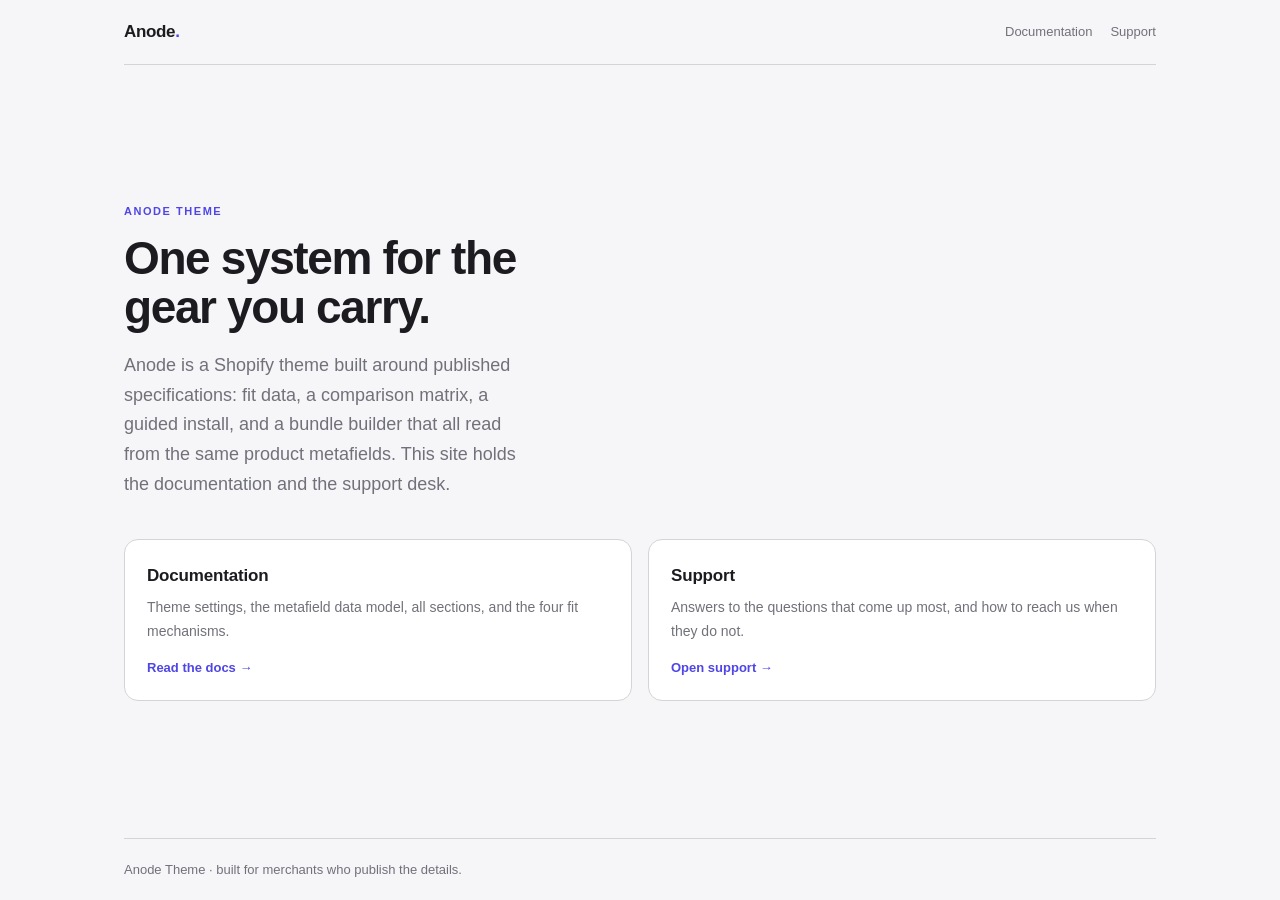
<file: support-site/index.html>
<!DOCTYPE html>
<html lang="en">
<head>
<meta charset="UTF-8">
<meta name="viewport" content="width=device-width, initial-scale=1.0">
<title>Anode Theme — Documentation &amp; Support</title>
<style>
  :root {
    --brand: #4F46E5;
    --brand-hover: #4338CA;
    --bg: #F6F6F8;
    --surface: #FFFFFF;
    --ink: #1B1B20;
    --ink-muted: #71717A;
    --line: #D4D4D8;
    --code-bg: #EFEFF3;
  }
  * { margin: 0; padding: 0; box-sizing: border-box; }
  body {
    font-family: Inter, 'Segoe UI', Roboto, 'Helvetica Neue', Arial, sans-serif;
    background: var(--bg);
    color: var(--ink);
    line-height: 1.65;
    -webkit-font-smoothing: antialiased;
    font-size: 16px;
    min-height: 100vh;
    display: flex;
    flex-direction: column;
  }
  .shell { width: 100%; max-width: 1080px; margin: 0 auto; padding: 0 24px; }
  .topbar {
    display: flex; align-items: center; justify-content: space-between;
    gap: 16px; padding: 18px 0; border-bottom: 1px solid var(--line);
  }
  .brand { font-weight: 700; letter-spacing: -0.02em; font-size: 17px; }
  .brand span { color: var(--brand); }
  .topbar nav { display: flex; gap: 18px; font-size: 13px; }
  .topbar nav a { color: var(--ink-muted); text-decoration: none; }
  .topbar nav a:hover { color: var(--brand); }

  main { flex: 1; display: flex; align-items: center; padding: 72px 0; }
  .hero { max-width: 46ch; }
  .eyebrow {
    font-size: 11px; font-weight: 700; letter-spacing: 0.14em;
    text-transform: uppercase; color: var(--brand); margin-bottom: 14px;
  }
  h1 { font-size: 46px; font-weight: 700; letter-spacing: -0.03em; line-height: 1.08; }
  .lede { margin-top: 18px; font-size: 18px; color: var(--ink-muted); }

  .cards { display: grid; grid-template-columns: repeat(auto-fit, minmax(240px, 1fr)); gap: 16px; margin-top: 40px; }
  .card {
    display: block; background: var(--surface); border: 1px solid var(--line);
    border-radius: 14px; padding: 22px; text-decoration: none; color: inherit;
    transition: border-color .16s ease, transform .16s ease;
  }
  .card:hover { border-color: var(--brand); transform: translateY(-2px); }
  .card h2 { font-size: 17px; font-weight: 650; letter-spacing: -0.01em; }
  .card p { margin-top: 6px; font-size: 14px; color: var(--ink-muted); }
  .card .go { margin-top: 14px; font-size: 13px; font-weight: 600; color: var(--brand); }

  footer { border-top: 1px solid var(--line); padding: 20px 0; font-size: 13px; color: var(--ink-muted); }
  @media (max-width: 640px) {
    h1 { font-size: 34px; }
    main { padding: 48px 0; }
  }
</style>
</head>
<body>
<div class="shell">
  <div class="topbar">
    <div class="brand">Anode<span>.</span></div>
    <nav>
      <a href="docs/">Documentation</a>
      <a href="support/">Support</a>
    </nav>
  </div>
</div>

<main>
  <div class="shell">
    <div class="hero">
      <p class="eyebrow">Anode Theme</p>
      <h1>One system for the gear you carry.</h1>
      <p class="lede">
        Anode is a Shopify theme built around published specifications: fit data, a comparison
        matrix, a guided install, and a bundle builder that all read from the same product
        metafields. This site holds the documentation and the support desk.
      </p>
    </div>

    <div class="cards">
      <a class="card" href="docs/">
        <h2>Documentation</h2>
        <p>Theme settings, the metafield data model, all sections, and the four fit mechanisms.</p>
        <div class="go">Read the docs →</div>
      </a>
      <a class="card" href="support/">
        <h2>Support</h2>
        <p>Answers to the questions that come up most, and how to reach us when they do not.</p>
        <div class="go">Open support →</div>
      </a>
    </div>
  </div>
</main>

<div class="shell">
  <footer>Anode Theme · built for merchants who publish the details.</footer>
</div>
</body>
</html>
</file>
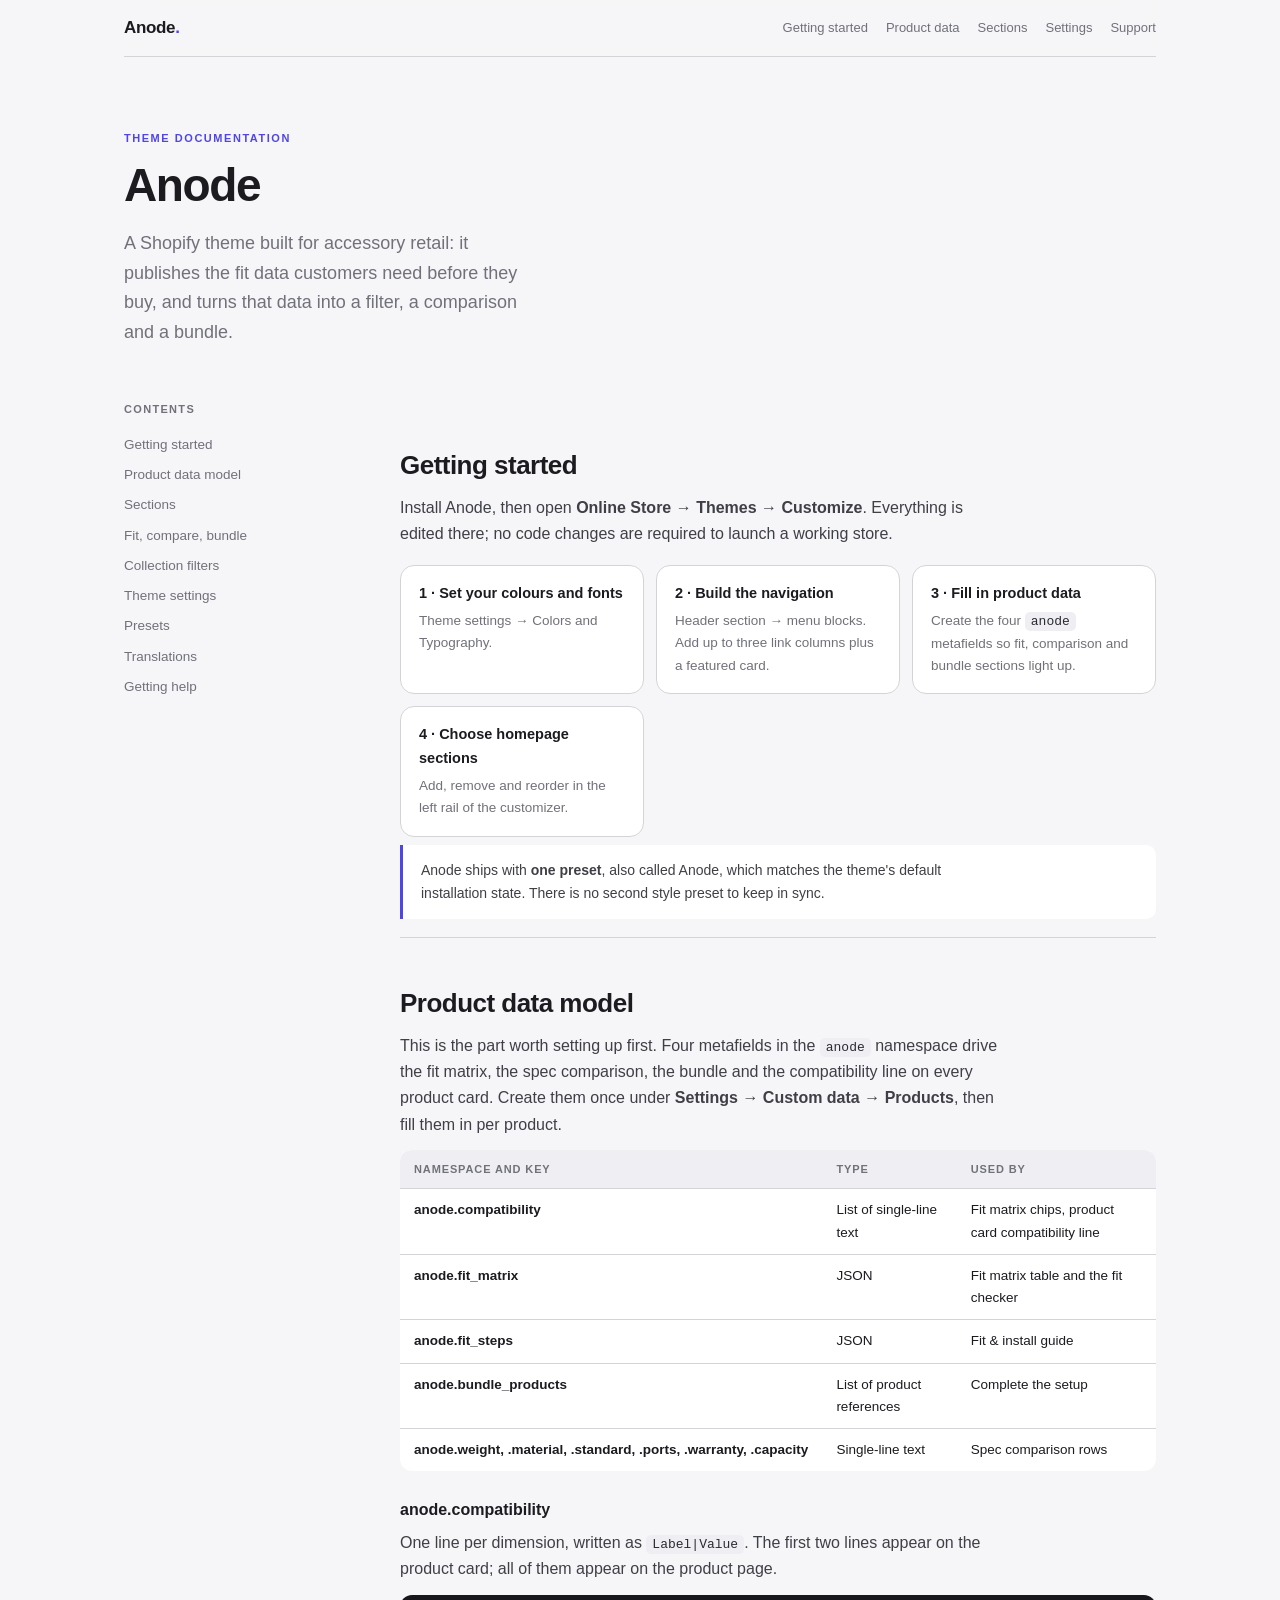
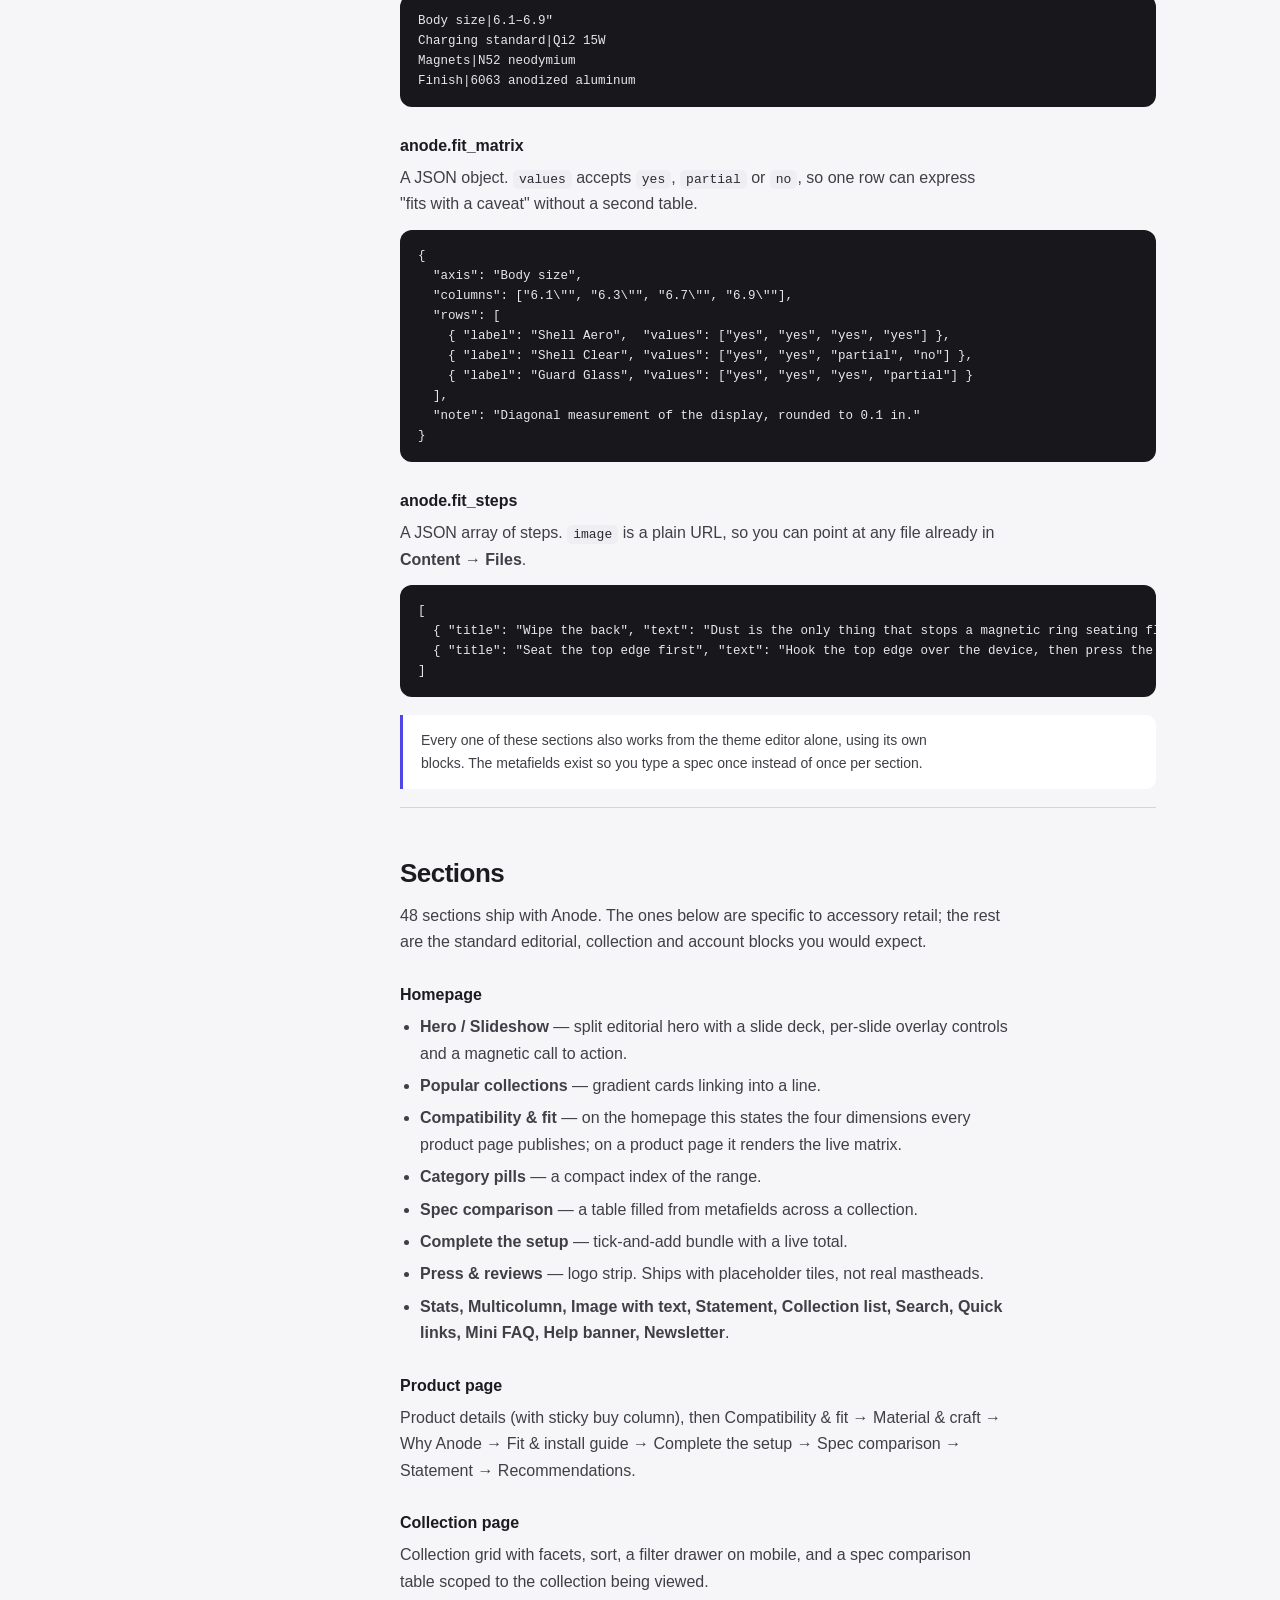
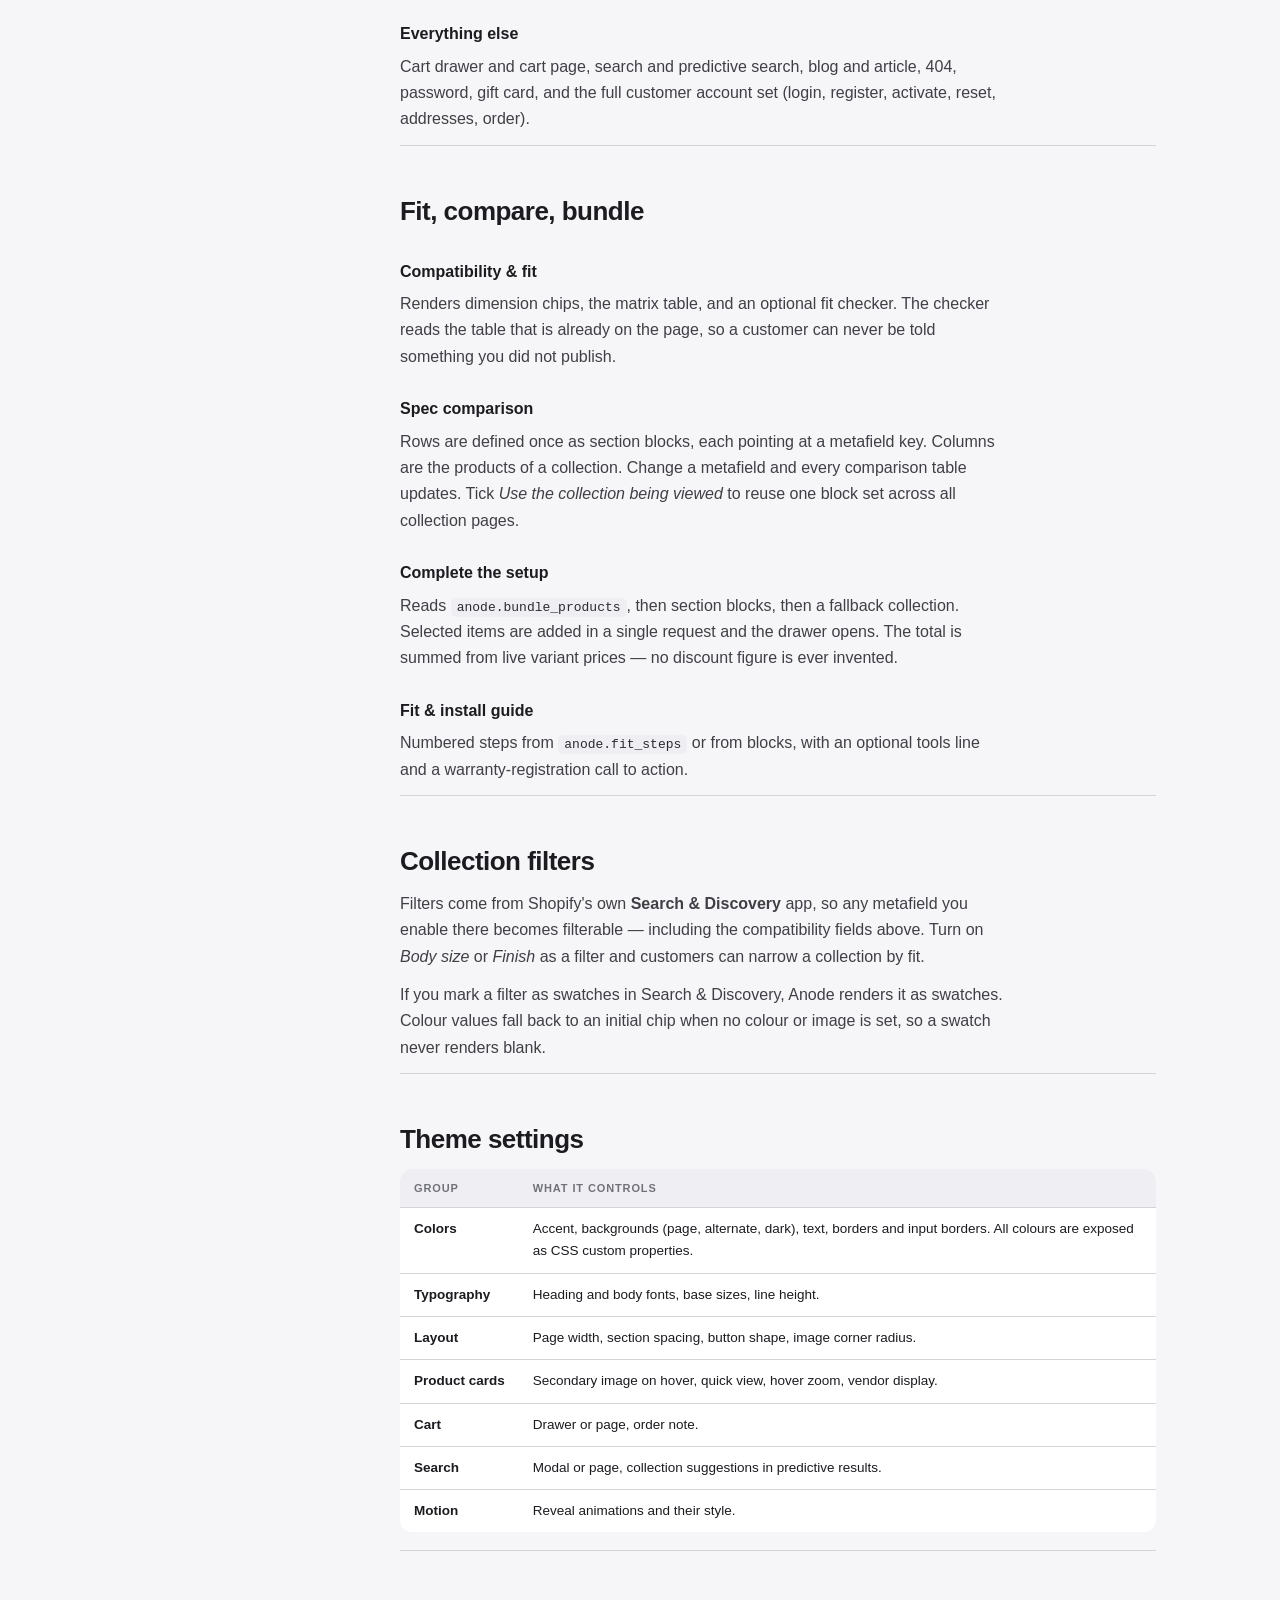
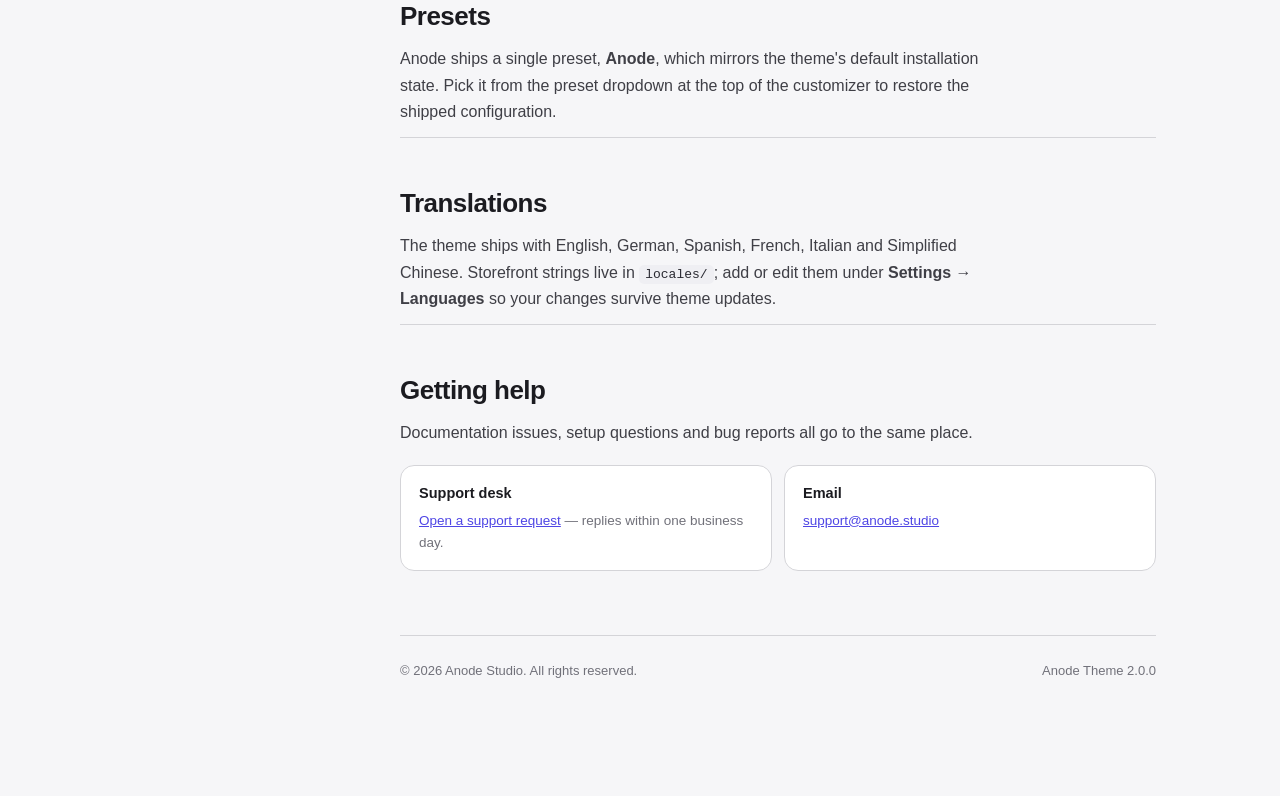
<file: support-site/docs/index.html>
<!DOCTYPE html>
<html lang="en">
<head>
<meta charset="UTF-8">
<meta name="viewport" content="width=device-width, initial-scale=1.0">
<title>Documentation — Anode Theme</title>
<style>
  :root {
    --brand: #4F46E5;
    --brand-hover: #4338CA;
    --bg: #F6F6F8;
    --surface: #FFFFFF;
    --ink: #1B1B20;
    --ink-muted: #71717A;
    --line: #D4D4D8;
    --code-bg: #EFEFF3;
  }
  * { margin: 0; padding: 0; box-sizing: border-box; }
  html { scroll-behavior: smooth; }
  body {
    font-family: Inter, 'Segoe UI', Roboto, 'Helvetica Neue', Arial, sans-serif;
    background: var(--bg);
    color: var(--ink);
    line-height: 1.65;
    -webkit-font-smoothing: antialiased;
    font-size: 16px;
  }
  .shell { max-width: 1080px; margin: 0 auto; padding: 0 24px 96px; }
  .topbar {
    position: sticky; top: 0; z-index: 10;
    display: flex; align-items: center; justify-content: space-between;
    gap: 16px; padding: 14px 0;
    background: color-mix(in srgb, var(--bg) 88%, transparent);
    backdrop-filter: blur(10px);
    border-bottom: 1px solid var(--line);
  }
  .brand { font-weight: 700; letter-spacing: -0.02em; font-size: 17px; }
  .brand span { color: var(--brand); }
  .topbar nav { display: flex; gap: 18px; font-size: 13px; }
  .topbar nav a { color: var(--ink-muted); text-decoration: none; }
  .topbar nav a:hover { color: var(--brand); }

  header.hero { padding: 72px 0 40px; max-width: 46ch; }
  .eyebrow {
    font-size: 11px; font-weight: 700; letter-spacing: 0.14em;
    text-transform: uppercase; color: var(--brand); margin-bottom: 14px;
  }
  h1 { font-size: 46px; font-weight: 700; letter-spacing: -0.03em; line-height: 1.08; }
  .lede { margin-top: 18px; font-size: 18px; color: var(--ink-muted); }

  .cols { display: grid; grid-template-columns: 220px 1fr; gap: 56px; align-items: start; }
  .toc { position: sticky; top: 72px; font-size: 13.5px; }
  .toc p { font-weight: 700; font-size: 11px; letter-spacing: 0.12em; text-transform: uppercase; color: var(--ink-muted); margin-bottom: 12px; }
  .toc a { display: block; padding: 4px 0; color: var(--ink-muted); text-decoration: none; }
  .toc a:hover { color: var(--brand); }

  main { min-width: 0; }
  section { padding-top: 44px; scroll-margin-top: 72px; }
  section + section { border-top: 1px solid var(--line); }
  h2 { font-size: 26px; font-weight: 700; letter-spacing: -0.02em; margin-bottom: 8px; }
  h3 { font-size: 16px; font-weight: 650; margin: 26px 0 6px; }
  p { color: #3F3F46; margin-bottom: 12px; max-width: 68ch; }
  ul, ol { margin: 0 0 16px 20px; max-width: 68ch; }
  li { margin-bottom: 6px; color: #3F3F46; }
  code {
    background: var(--code-bg); padding: 2px 6px; border-radius: 5px;
    font-family: 'JetBrains Mono', Menlo, Consolas, 'Liberation Mono', monospace;
    font-size: 13px; color: #2A2A32;
  }
  pre {
    background: #17171C; color: #E7E7EC; padding: 16px 18px; border-radius: 12px;
    overflow-x: auto; font-size: 12.5px; line-height: 1.6; margin: 0 0 18px;
  }
  pre code { background: none; padding: 0; color: inherit; font-size: inherit; }
  a { color: var(--brand); }
  a:hover { color: var(--brand-hover); }

  .cards { display: grid; grid-template-columns: repeat(auto-fit, minmax(220px, 1fr)); gap: 12px; margin: 18px 0 8px; }
  .card {
    background: var(--surface); border: 1px solid var(--line); border-radius: 14px;
    padding: 16px 18px;
  }
  .card h3 { margin: 0 0 4px; font-size: 14.5px; }
  .card p { font-size: 13.5px; margin: 0; color: var(--ink-muted); }

  table { width: 100%; border-collapse: collapse; font-size: 13.5px; margin: 0 0 18px; background: var(--surface); border-radius: 12px; overflow: hidden; }
  th, td { text-align: left; padding: 10px 14px; border-bottom: 1px solid var(--line); vertical-align: top; }
  thead th { background: #EFEFF3; font-size: 11px; letter-spacing: 0.08em; text-transform: uppercase; color: var(--ink-muted); }
  tbody tr:last-child th, tbody tr:last-child td { border-bottom: 0; }
  tbody th { font-weight: 600; white-space: nowrap; }

  .note {
    border-left: 3px solid var(--brand); background: var(--surface);
    padding: 14px 18px; border-radius: 0 10px 10px 0; margin: 0 0 18px;
  }
  .note p { margin: 0; font-size: 14px; }
  .warn { border-left-color: #D97706; }

  footer { margin-top: 64px; padding-top: 24px; border-top: 1px solid var(--line); font-size: 13px; color: var(--ink-muted); display: flex; flex-wrap: wrap; gap: 8px 20px; justify-content: space-between; }

  @media (max-width: 860px) {
    .cols { grid-template-columns: 1fr; gap: 0; }
    .toc { position: static; margin-top: 32px; }
    header.hero { padding-top: 44px; }
    h1 { font-size: 34px; }
  }
</style>
</head>
<body>
<div class="shell">

  <div class="topbar">
    <div class="brand">Anode<span>.</span></div>
    <nav>
      <a href="#start">Getting started</a>
      <a href="#metafields">Product data</a>
      <a href="#sections">Sections</a>
      <a href="#settings">Settings</a>
      <a href="./../support/">Support</a>
    </nav>
  </div>

  <header class="hero">
    <p class="eyebrow">Theme documentation</p>
    <h1>Anode</h1>
    <p class="lede">A Shopify theme built for accessory retail: it publishes the fit data customers need before they buy, and turns that data into a filter, a comparison and a bundle.</p>
  </header>

  <div class="cols">
    <aside class="toc">
      <p>Contents</p>
      <a href="#start">Getting started</a>
      <a href="#metafields">Product data model</a>
      <a href="#sections">Sections</a>
      <a href="#mechanisms">Fit, compare, bundle</a>
      <a href="#filters">Collection filters</a>
      <a href="#settings">Theme settings</a>
      <a href="#presets">Presets</a>
      <a href="#translations">Translations</a>
      <a href="#support">Getting help</a>
    </aside>

    <main>

      <section id="start">
        <h2>Getting started</h2>
        <p>Install Anode, then open <strong>Online Store → Themes → Customize</strong>. Everything is edited there; no code changes are required to launch a working store.</p>
        <div class="cards">
          <div class="card"><h3>1 · Set your colours and fonts</h3><p>Theme settings → Colors and Typography.</p></div>
          <div class="card"><h3>2 · Build the navigation</h3><p>Header section → menu blocks. Add up to three link columns plus a featured card.</p></div>
          <div class="card"><h3>3 · Fill in product data</h3><p>Create the four <code>anode</code> metafields so fit, comparison and bundle sections light up.</p></div>
          <div class="card"><h3>4 · Choose homepage sections</h3><p>Add, remove and reorder in the left rail of the customizer.</p></div>
        </div>
        <div class="note">
          <p>Anode ships with <strong>one preset</strong>, also called Anode, which matches the theme's default installation state. There is no second style preset to keep in sync.</p>
        </div>
      </section>

      <section id="metafields">
        <h2>Product data model</h2>
        <p>This is the part worth setting up first. Four metafields in the <code>anode</code> namespace drive the fit matrix, the spec comparison, the bundle and the compatibility line on every product card. Create them once under <strong>Settings → Custom data → Products</strong>, then fill them in per product.</p>

        <table>
          <thead>
            <tr><th>Namespace and key</th><th>Type</th><th>Used by</th></tr>
          </thead>
          <tbody>
            <tr><th>anode.compatibility</th><td>List of single-line text</td><td>Fit matrix chips, product card compatibility line</td></tr>
            <tr><th>anode.fit_matrix</th><td>JSON</td><td>Fit matrix table and the fit checker</td></tr>
            <tr><th>anode.fit_steps</th><td>JSON</td><td>Fit &amp; install guide</td></tr>
            <tr><th>anode.bundle_products</th><td>List of product references</td><td>Complete the setup</td></tr>
            <tr><th>anode.weight, .material, .standard, .ports, .warranty, .capacity</th><td>Single-line text</td><td>Spec comparison rows</td></tr>
          </tbody>
        </table>

        <h3>anode.compatibility</h3>
        <p>One line per dimension, written as <code>Label|Value</code>. The first two lines appear on the product card; all of them appear on the product page.</p>
        <pre><code>Body size|6.1–6.9"
Charging standard|Qi2 15W
Magnets|N52 neodymium
Finish|6063 anodized aluminum</code></pre>

        <h3>anode.fit_matrix</h3>
        <p>A JSON object. <code>values</code> accepts <code>yes</code>, <code>partial</code> or <code>no</code>, so one row can express "fits with a caveat" without a second table.</p>
        <pre><code>{
  "axis": "Body size",
  "columns": ["6.1\"", "6.3\"", "6.7\"", "6.9\""],
  "rows": [
    { "label": "Shell Aero",  "values": ["yes", "yes", "yes", "yes"] },
    { "label": "Shell Clear", "values": ["yes", "yes", "partial", "no"] },
    { "label": "Guard Glass", "values": ["yes", "yes", "yes", "partial"] }
  ],
  "note": "Diagonal measurement of the display, rounded to 0.1 in."
}</code></pre>

        <h3>anode.fit_steps</h3>
        <p>A JSON array of steps. <code>image</code> is a plain URL, so you can point at any file already in <strong>Content → Files</strong>.</p>
        <pre><code>[
  { "title": "Wipe the back", "text": "Dust is the only thing that stops a magnetic ring seating flat.", "image": "https://cdn.shopify.com/s/files/.../step-1.jpg" },
  { "title": "Seat the top edge first", "text": "Hook the top edge over the device, then press the bottom two corners in." }
]</code></pre>

        <div class="note">
          <p>Every one of these sections also works from the theme editor alone, using its own blocks. The metafields exist so you type a spec once instead of once per section.</p>
        </div>
      </section>

      <section id="sections">
        <h2>Sections</h2>
        <p>48 sections ship with Anode. The ones below are specific to accessory retail; the rest are the standard editorial, collection and account blocks you would expect.</p>

        <h3>Homepage</h3>
        <ul>
          <li><strong>Hero / Slideshow</strong> — split editorial hero with a slide deck, per-slide overlay controls and a magnetic call to action.</li>
          <li><strong>Popular collections</strong> — gradient cards linking into a line.</li>
          <li><strong>Compatibility &amp; fit</strong> — on the homepage this states the four dimensions every product page publishes; on a product page it renders the live matrix.</li>
          <li><strong>Category pills</strong> — a compact index of the range.</li>
          <li><strong>Spec comparison</strong> — a table filled from metafields across a collection.</li>
          <li><strong>Complete the setup</strong> — tick-and-add bundle with a live total.</li>
          <li><strong>Press &amp; reviews</strong> — logo strip. Ships with placeholder tiles, not real mastheads.</li>
          <li><strong>Stats, Multicolumn, Image with text, Statement, Collection list, Search, Quick links, Mini FAQ, Help banner, Newsletter</strong>.</li>
        </ul>

        <h3>Product page</h3>
        <p>Product details (with sticky buy column), then Compatibility &amp; fit → Material &amp; craft → Why Anode → Fit &amp; install guide → Complete the setup → Spec comparison → Statement → Recommendations.</p>

        <h3>Collection page</h3>
        <p>Collection grid with facets, sort, a filter drawer on mobile, and a spec comparison table scoped to the collection being viewed.</p>

        <h3>Everything else</h3>
        <p>Cart drawer and cart page, search and predictive search, blog and article, 404, password, gift card, and the full customer account set (login, register, activate, reset, addresses, order).</p>
      </section>

      <section id="mechanisms">
        <h2>Fit, compare, bundle</h2>

        <h3>Compatibility &amp; fit</h3>
        <p>Renders dimension chips, the matrix table, and an optional fit checker. The checker reads the table that is already on the page, so a customer can never be told something you did not publish.</p>

        <h3>Spec comparison</h3>
        <p>Rows are defined once as section blocks, each pointing at a metafield key. Columns are the products of a collection. Change a metafield and every comparison table updates. Tick <em>Use the collection being viewed</em> to reuse one block set across all collection pages.</p>

        <h3>Complete the setup</h3>
        <p>Reads <code>anode.bundle_products</code>, then section blocks, then a fallback collection. Selected items are added in a single request and the drawer opens. The total is summed from live variant prices — no discount figure is ever invented.</p>

        <h3>Fit &amp; install guide</h3>
        <p>Numbered steps from <code>anode.fit_steps</code> or from blocks, with an optional tools line and a warranty-registration call to action.</p>
      </section>

      <section id="filters">
        <h2>Collection filters</h2>
        <p>Filters come from Shopify's own <strong>Search &amp; Discovery</strong> app, so any metafield you enable there becomes filterable — including the compatibility fields above. Turn on <em>Body size</em> or <em>Finish</em> as a filter and customers can narrow a collection by fit.</p>
        <p>If you mark a filter as swatches in Search &amp; Discovery, Anode renders it as swatches. Colour values fall back to an initial chip when no colour or image is set, so a swatch never renders blank.</p>
      </section>

      <section id="settings">
        <h2>Theme settings</h2>
        <table>
          <thead><tr><th>Group</th><th>What it controls</th></tr></thead>
          <tbody>
            <tr><th>Colors</th><td>Accent, backgrounds (page, alternate, dark), text, borders and input borders. All colours are exposed as CSS custom properties.</td></tr>
            <tr><th>Typography</th><td>Heading and body fonts, base sizes, line height.</td></tr>
            <tr><th>Layout</th><td>Page width, section spacing, button shape, image corner radius.</td></tr>
            <tr><th>Product cards</th><td>Secondary image on hover, quick view, hover zoom, vendor display.</td></tr>
            <tr><th>Cart</th><td>Drawer or page, order note.</td></tr>
            <tr><th>Search</th><td>Modal or page, collection suggestions in predictive results.</td></tr>
            <tr><th>Motion</th><td>Reveal animations and their style.</td></tr>
          </tbody>
        </table>
      </section>

      <section id="presets">
        <h2>Presets</h2>
        <p>Anode ships a single preset, <strong>Anode</strong>, which mirrors the theme's default installation state. Pick it from the preset dropdown at the top of the customizer to restore the shipped configuration.</p>
      </section>

      <section id="translations">
        <h2>Translations</h2>
        <p>The theme ships with English, German, Spanish, French, Italian and Simplified Chinese. Storefront strings live in <code>locales/</code>; add or edit them under <strong>Settings → Languages</strong> so your changes survive theme updates.</p>
      </section>

      <section id="support">
        <h2>Getting help</h2>
        <p>Documentation issues, setup questions and bug reports all go to the same place.</p>
        <div class="cards">
          <div class="card"><h3>Support desk</h3><p><a href="./../support/">Open a support request</a> — replies within one business day.</p></div>
          <div class="card"><h3>Email</h3><p><a href="mailto:support@anode.studio">support@anode.studio</a></p></div>
        </div>
      </section>

      <footer>
        <span>© 2026 Anode Studio. All rights reserved.</span>
        <span>Anode Theme 2.0.0</span>
      </footer>

    </main>
  </div>
</div>
</body>
</html>
</file>
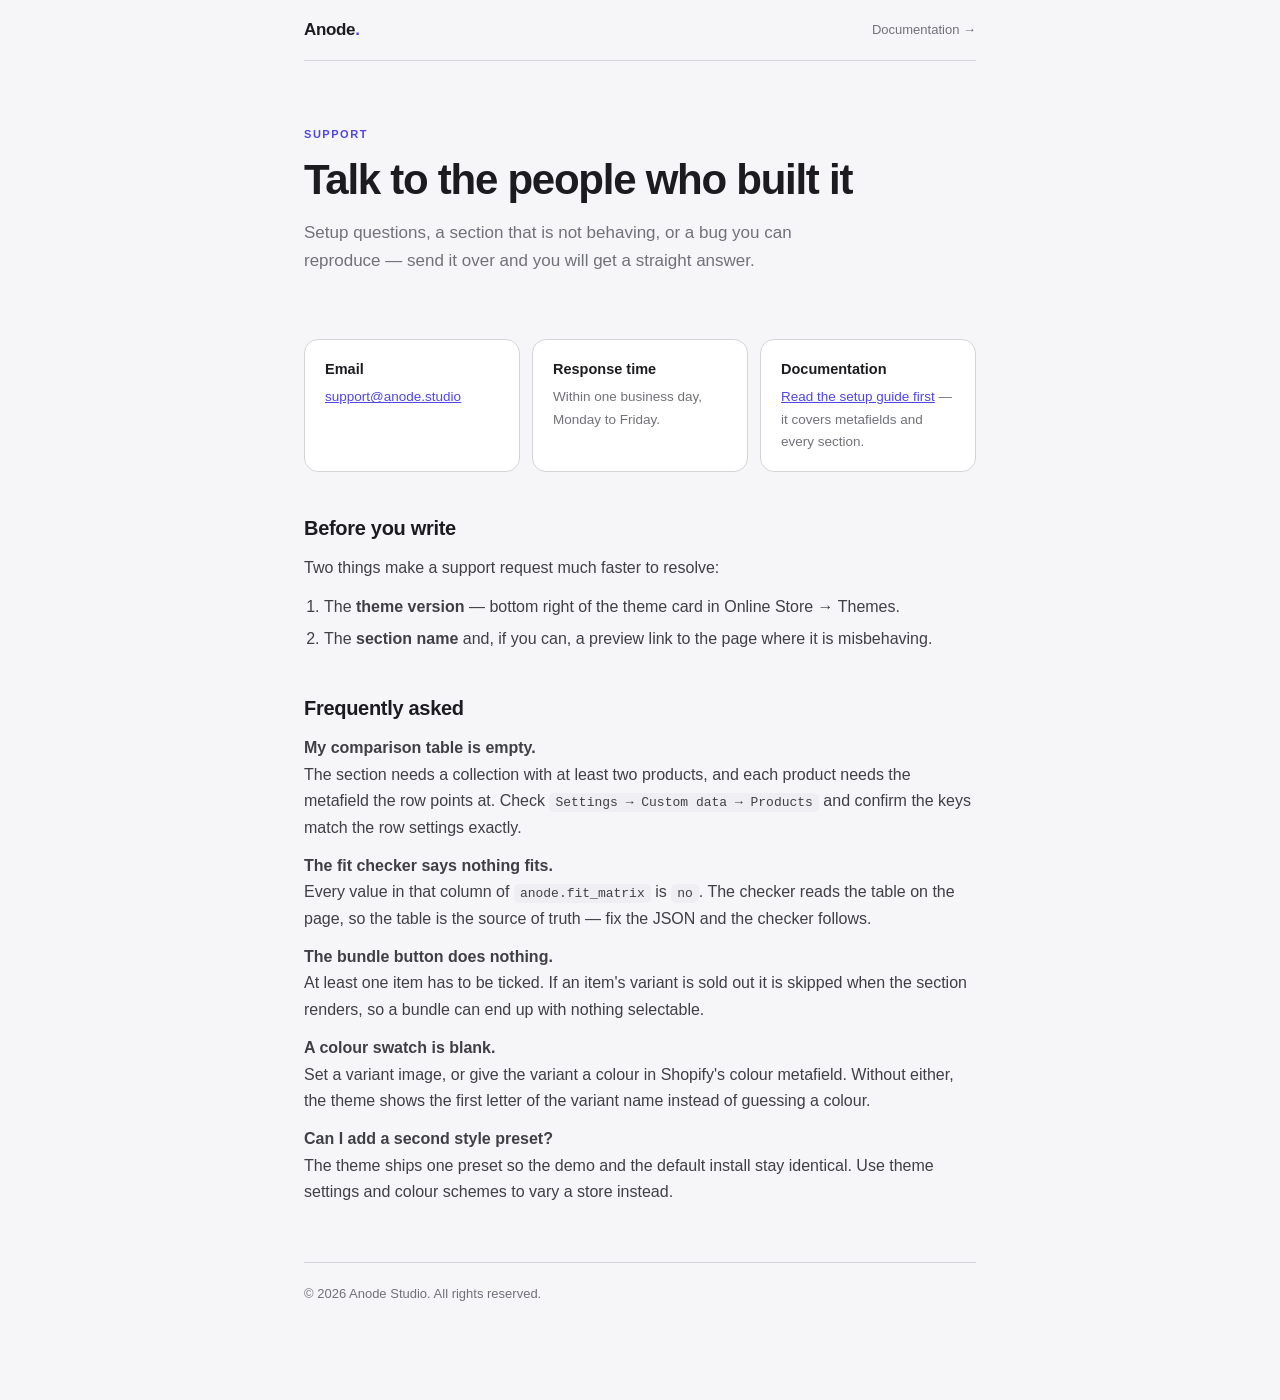
<file: support-site/support/index.html>
<!DOCTYPE html>
<html lang="en">
<head>
<meta charset="UTF-8">
<meta name="viewport" content="width=device-width, initial-scale=1.0">
<title>Support — Anode Theme</title>
<style>
  :root {
    --brand: #4F46E5;
    --brand-hover: #4338CA;
    --bg: #F6F6F8;
    --surface: #FFFFFF;
    --ink: #1B1B20;
    --ink-muted: #71717A;
    --line: #D4D4D8;
  }
  * { margin: 0; padding: 0; box-sizing: border-box; }
  body {
    font-family: Inter, 'Segoe UI', Roboto, 'Helvetica Neue', Arial, sans-serif;
    background: var(--bg); color: var(--ink);
    line-height: 1.65; font-size: 16px;
    -webkit-font-smoothing: antialiased;
  }
  .shell { max-width: 720px; margin: 0 auto; padding: 0 24px 96px; }
  .topbar {
    display: flex; align-items: center; justify-content: space-between;
    padding: 16px 0; border-bottom: 1px solid var(--line);
  }
  .brand { font-weight: 700; letter-spacing: -0.02em; font-size: 17px; }
  .brand span { color: var(--brand); }
  .topbar a { font-size: 13px; color: var(--ink-muted); text-decoration: none; }
  .topbar a:hover { color: var(--brand); }

  header { padding: 64px 0 32px; }
  .eyebrow { font-size: 11px; font-weight: 700; letter-spacing: 0.14em; text-transform: uppercase; color: var(--brand); margin-bottom: 14px; }
  h1 { font-size: 42px; font-weight: 700; letter-spacing: -0.03em; line-height: 1.1; }
  .lede { margin-top: 16px; font-size: 17px; color: var(--ink-muted); max-width: 52ch; }

  h2 { font-size: 20px; font-weight: 700; letter-spacing: -0.015em; margin: 40px 0 10px; }
  p { color: #3F3F46; margin-bottom: 12px; }
  ul, ol { margin: 0 0 16px 20px; }
  li { margin-bottom: 6px; color: #3F3F46; }
  a { color: var(--brand); }
  a:hover { color: var(--brand-hover); }
  code {
    background: #EFEFF3; padding: 2px 6px; border-radius: 5px;
    font-family: 'JetBrains Mono', Menlo, Consolas, monospace; font-size: 13px;
  }

  .cards { display: grid; grid-template-columns: repeat(auto-fit, minmax(200px, 1fr)); gap: 12px; margin: 20px 0 8px; }
  .card {
    background: var(--surface); border: 1px solid var(--line);
    border-radius: 14px; padding: 18px 20px;
  }
  .card h3 { font-size: 14.5px; font-weight: 650; margin-bottom: 4px; }
  .card p { font-size: 13.5px; color: var(--ink-muted); margin: 0; }

  .note { border-left: 3px solid var(--brand); background: var(--surface); padding: 14px 18px; border-radius: 0 10px 10px 0; margin: 0 0 18px; }
  .note p { margin: 0; font-size: 14.5px; }

  footer { margin-top: 56px; padding-top: 20px; border-top: 1px solid var(--line); font-size: 13px; color: var(--ink-muted); }

  @media (max-width: 600px) {
    h1 { font-size: 32px; }
    header { padding-top: 44px; }
  }
</style>
</head>
<body>
<div class="shell">

  <div class="topbar">
    <div class="brand">Anode<span>.</span></div>
    <a href="./../docs/">Documentation →</a>
  </div>

  <header>
    <p class="eyebrow">Support</p>
    <h1>Talk to the people who built it</h1>
    <p class="lede">Setup questions, a section that is not behaving, or a bug you can reproduce — send it over and you will get a straight answer.</p>
  </header>

  <div class="cards">
    <div class="card"><h3>Email</h3><p><a href="mailto:support@anode.studio">support@anode.studio</a></p></div>
    <div class="card"><h3>Response time</h3><p>Within one business day, Monday to Friday.</p></div>
    <div class="card"><h3>Documentation</h3><p><a href="./../docs/">Read the setup guide first</a> — it covers metafields and every section.</p></div>
  </div>

  <h2>Before you write</h2>
  <p>Two things make a support request much faster to resolve:</p>
  <ol>
    <li>The <strong>theme version</strong> — bottom right of the theme card in Online Store → Themes.</li>
    <li>The <strong>section name</strong> and, if you can, a preview link to the page where it is misbehaving.</li>
  </ol>

  <h2>Frequently asked</h2>

  <p><strong>My comparison table is empty.</strong><br>
  The section needs a collection with at least two products, and each product needs the metafield the row points at. Check <code>Settings → Custom data → Products</code> and confirm the keys match the row settings exactly.</p>

  <p><strong>The fit checker says nothing fits.</strong><br>
  Every value in that column of <code>anode.fit_matrix</code> is <code>no</code>. The checker reads the table on the page, so the table is the source of truth — fix the JSON and the checker follows.</p>

  <p><strong>The bundle button does nothing.</strong><br>
  At least one item has to be ticked. If an item's variant is sold out it is skipped when the section renders, so a bundle can end up with nothing selectable.</p>

  <p><strong>A colour swatch is blank.</strong><br>
  Set a variant image, or give the variant a colour in Shopify's colour metafield. Without either, the theme shows the first letter of the variant name instead of guessing a colour.</p>

  <p><strong>Can I add a second style preset?</strong><br>
  The theme ships one preset so the demo and the default install stay identical. Use theme settings and colour schemes to vary a store instead.</p>

  <footer>© 2026 Anode Studio. All rights reserved.</footer>
</div>
</body>
</html>
</file>
